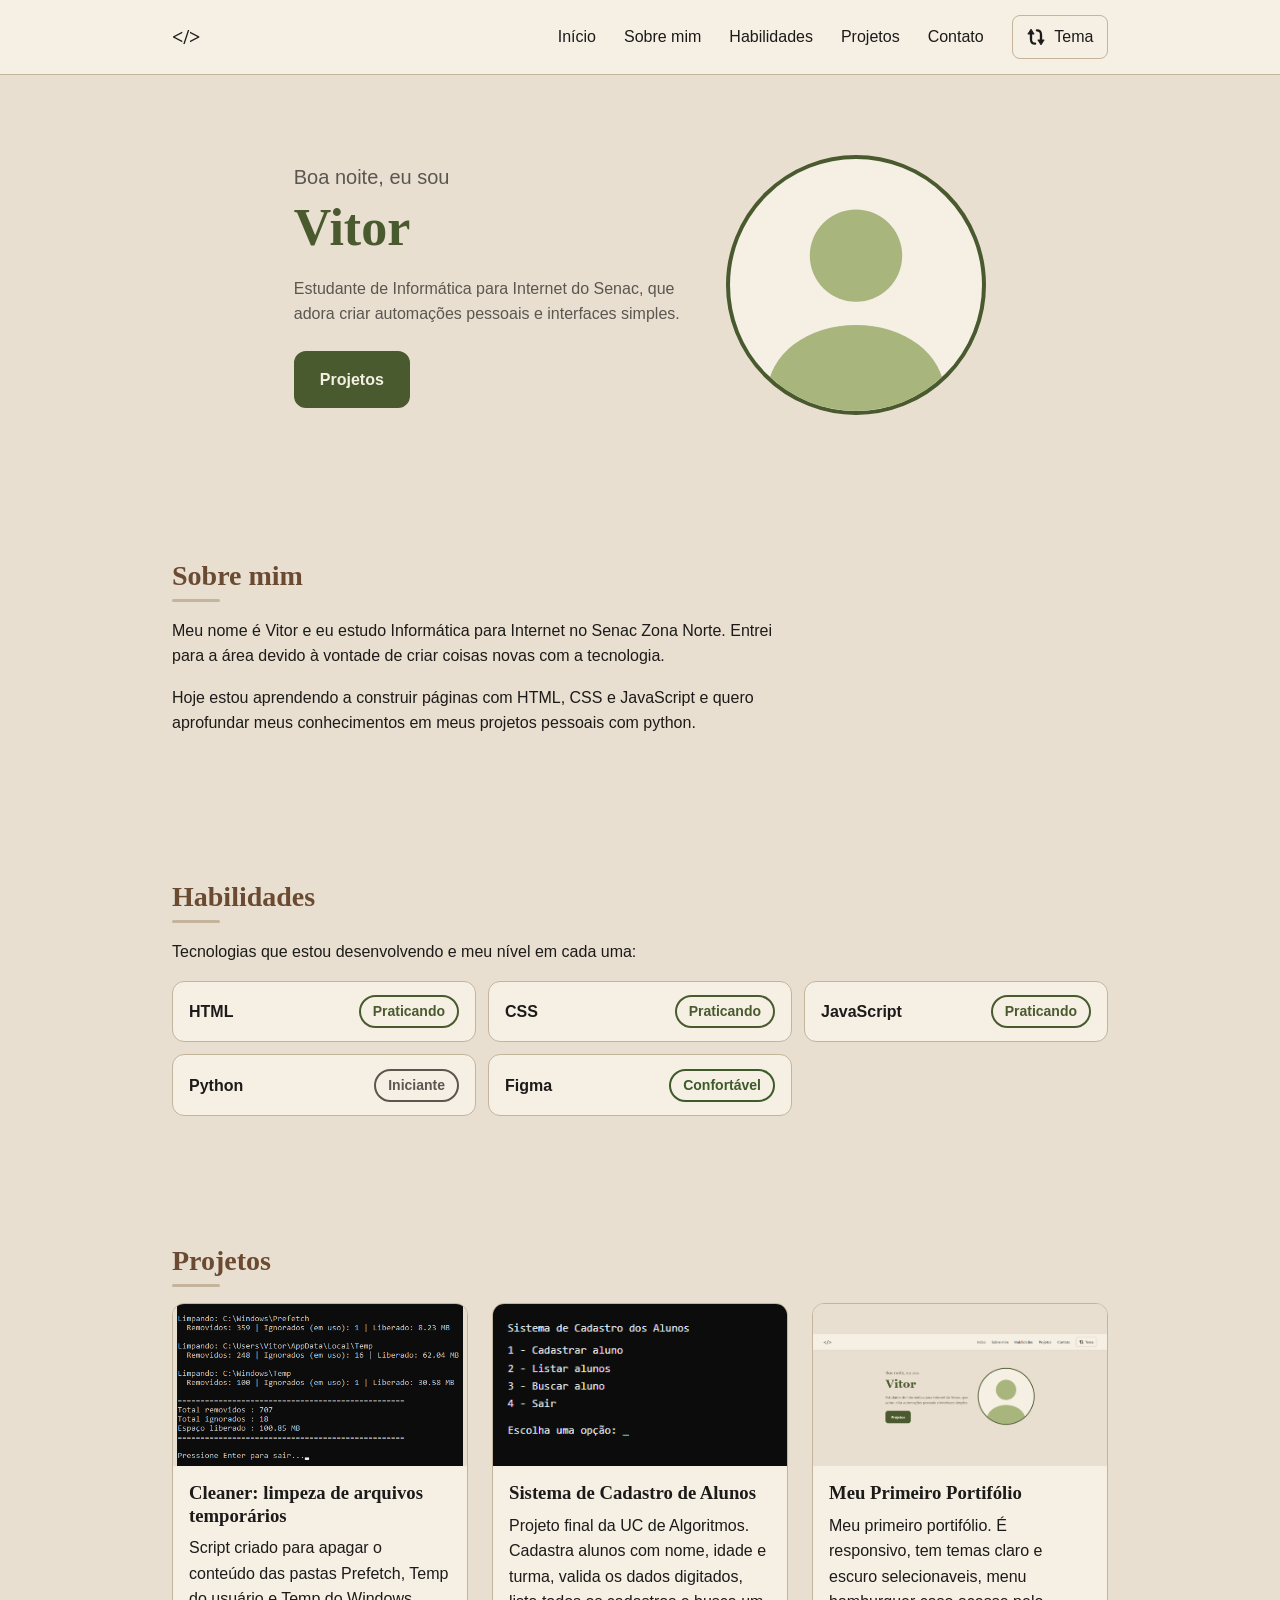
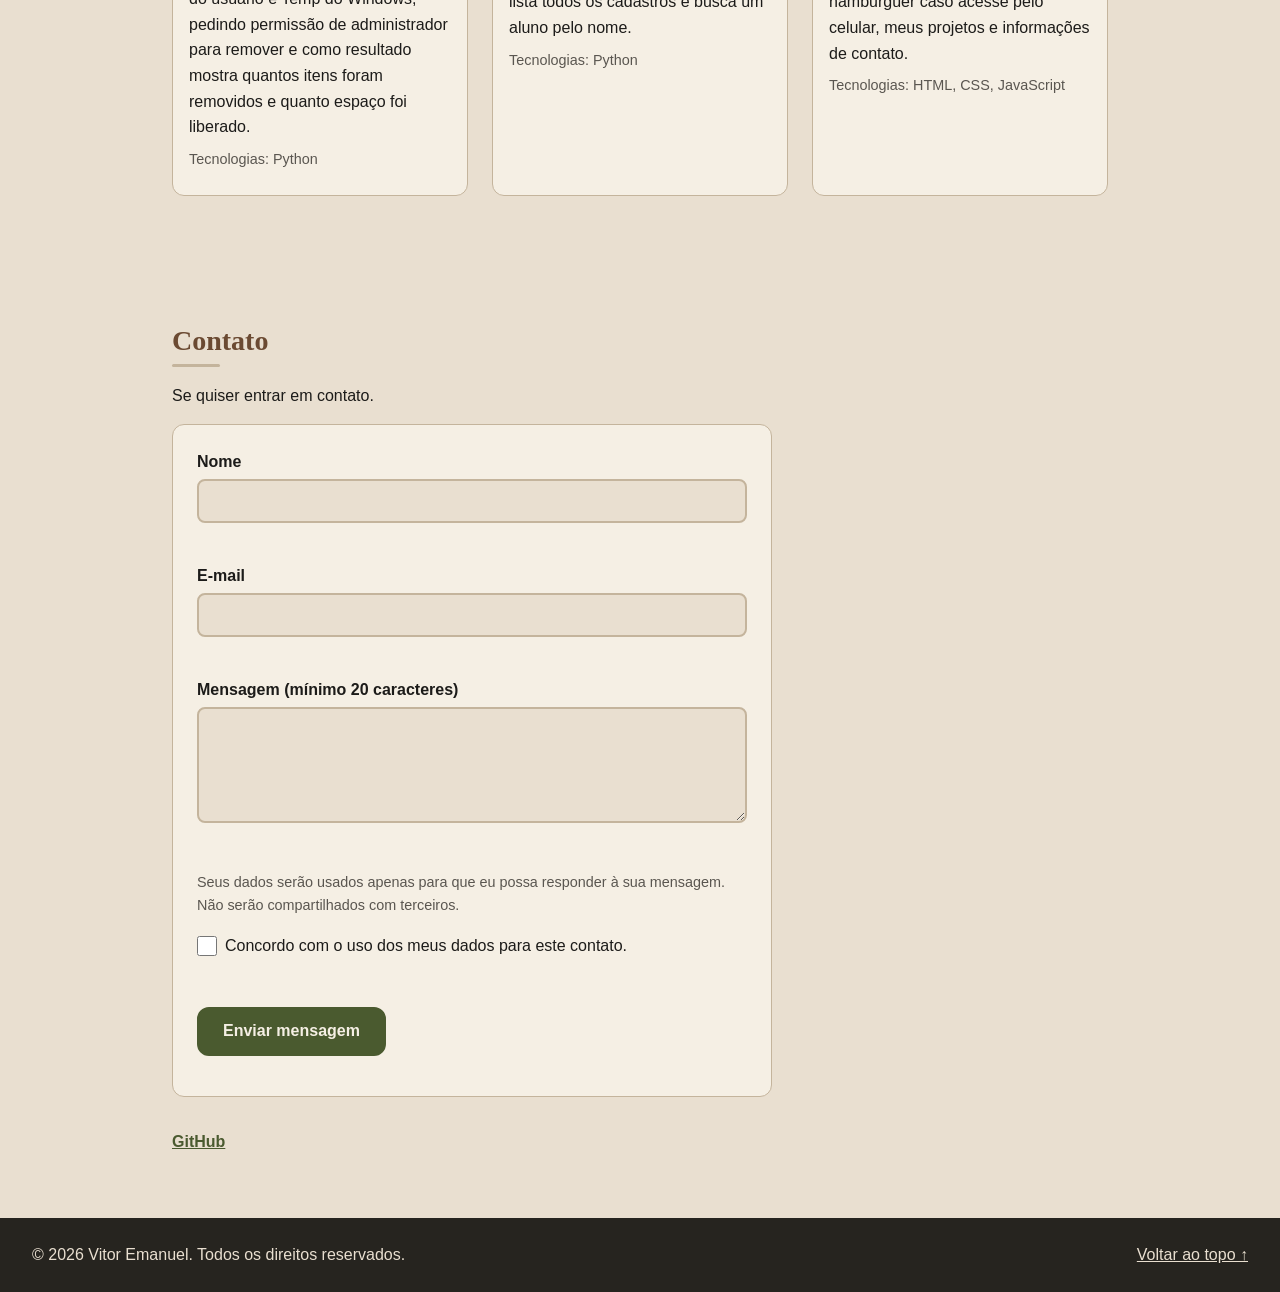
<file: index.html>
<!DOCTYPE html>
<html lang="pt-BR">
<head>
  <meta charset="UTF-8">
  <meta name="viewport" content="width=device-width, initial-scale=1.0">
  <title>Portifólio de Desenvolvedor</title>
  <meta name="description" content="Portfólio de estudante de Desenvolvimento de Sistemas em busca de estágio em front-end.">
  <link rel="stylesheet" href="css/style.css">
  <link rel="icon" type="image/svg+xml" href="img/favicon.svg">
  <script src="js/script.js" defer></script>
</head>
<body>

  <header class="cabecalho" id="topo">
    <a href="#inicio" class="logo">&lt;/&gt;</a>

    <div class="cabecalho__acoes">
      <button type="button" class="botao-icone botao-tema" id="botaoTema" aria-label="Tema: alternar entre modo claro e escuro">
        <svg class="icone-tema" viewBox="0 0 24 24" aria-hidden="true" focusable="false">
          <path d="M6 15V8M18 16V9" fill="none" stroke="currentColor" stroke-width="2.6" stroke-linecap="round"/>
          <path d="M6 8V15Q6 20 11 20M18 16V9Q18 4 13 4" fill="none" stroke="currentColor" stroke-width="2.6" stroke-linecap="round"/>
          <polygon points="6,2.5 2.2,8.5 9.8,8.5" fill="currentColor" stroke="currentColor" stroke-width="1" stroke-linejoin="round"/>
          <polygon points="18,21.5 14.2,15.5 21.8,15.5" fill="currentColor" stroke="currentColor" stroke-width="1" stroke-linejoin="round"/>
        </svg>
        Tema
      </button>


      <button type="button" class="botao-icone botao-menu" id="botaoMenu"
              aria-label="Abrir menu de navegação" aria-expanded="false" aria-controls="menuPrincipal">
        <span aria-hidden="true">☰</span>
      </button>
    </div>

    <nav class="menu" id="menuPrincipal" aria-label="Menu principal">
      <ul class="menu__lista">
        <li><a href="#inicio">Início</a></li>
        <li><a href="#sobre">Sobre mim</a></li>
        <li><a href="#habilidades">Habilidades</a></li>
        <li><a href="#projetos">Projetos</a></li>
        <li><a href="#contato">Contato</a></li>
      </ul>
    </nav>
  </header>

  <main>
    <section class="hero" id="inicio" aria-labelledby="tituloHero">
      <div class="hero__texto">
        <p class="hero__saudacao"><span id="saudacao">Olá</span>, eu sou</p>
        <h1 id="tituloHero">Vitor</h1>
        <p class="hero__descricao">Estudante de Informática para Internet do Senac, que adora criar automações pessoais e interfaces simples.</p>
        <a href="#projetos" class="botao">Projetos</a>
      </div>
      <img class="hero__imagem" src="img/foto.svg" alt="Avatar genérico de perfil, uma silhueta em verde" width="240" height="240">
    </section>


    <section class="secao" id="sobre" aria-labelledby="tituloSobre">
      <h2 id="tituloSobre">Sobre mim</h2>
      <p>Meu nome é Vitor e eu estudo Informática para Internet no Senac Zona Norte. Entrei para a área devido à vontade de criar coisas novas com a tecnologia.</p>
      <p>Hoje estou aprendendo a construir páginas com HTML, CSS e JavaScript e quero aprofundar meus conhecimentos em meus projetos pessoais com python.</p>
    </section>


    <section class="secao" id="habilidades" aria-labelledby="tituloHabilidades">
      <h2 id="tituloHabilidades">Habilidades</h2>
      <p>Tecnologias que estou desenvolvendo e meu nível em cada uma:</p>

      <ul class="habilidades">
        <li class="habilidade">
          <span class="habilidade__nome">HTML</span>
          <span class="nivel nivel--praticando">Praticando</span>
        </li>
        <li class="habilidade">
          <span class="habilidade__nome">CSS</span>
          <span class="nivel nivel--praticando">Praticando</span>
        </li>
        <li class="habilidade">
          <span class="habilidade__nome">JavaScript</span>
          <span class="nivel nivel--praticando">Praticando</span>
        </li>
        <li class="habilidade">
          <span class="habilidade__nome">Python</span>
          <span class="nivel nivel--iniciante">Iniciante</span>
        </li>
        <li class="habilidade">
          <span class="habilidade__nome">Figma</span>
          <span class="nivel nivel--confortavel">Confortável</span>
        </li>
      </ul>
    </section>


    <section class="secao" id="projetos" aria-labelledby="tituloProjetos">
      <h2 id="tituloProjetos">Projetos</h2>

      <div class="projetos">
        <article class="card">
          <img src="img/Cleaner.png" alt="Terminal do Windows mostrando o resultado da limpeza: 707 itens removidos e 100,85 MB liberados" width="400" height="220">
          <div class="card__corpo">
            <h3>Cleaner: limpeza de arquivos temporários</h3>
            <p>Script criado para apagar o conteúdo das pastas Prefetch, Temp do usuário e Temp do Windows, pedindo permissão de administrador para remover e como resultado mostra quantos itens foram removidos e quanto espaço foi liberado.</p>
            <p class="card__tecnologias">Tecnologias: Python</p>
          </div>
        </article>


        <article class="card">
          <img src="img/Sistema de Cadastro de Alunos.png" alt="Menu de terminal do sistema de cadastro com as opções cadastrar, listar, buscar e sair" width="400" height="220">
          <div class="card__corpo">
            <h3>Sistema de Cadastro de Alunos</h3>
            <p>Projeto final da UC de Algoritmos. Cadastra alunos com nome, idade e turma, valida os dados digitados, lista todos os cadastros e busca um aluno pelo nome.</p>
            <p class="card__tecnologias">Tecnologias: Python</p>
          </div>
        </article>

        <article class="card">
          <img src="img/myportifolio.png" alt="Ilustração de uma página de portfólio com cabeçalho, avatar e cards de projetos" width="400" height="220">
          <div class="card__corpo">
            <h3>Meu Primeiro Portifólio</h3>
            <p>Meu primeiro portifólio. É responsivo, tem temas claro e escuro selecionaveis, menu hamburguer caso acesse pelo celular, meus projetos e informações de contato.</p>
            <p class="card__tecnologias">Tecnologias: HTML, CSS, JavaScript</p>
          </div>
        </article>

      </div>
    </section>


    <section class="secao" id="contato" aria-labelledby="tituloContato">
      <h2 id="tituloContato">Contato</h2>
      <p>Se quiser entrar em contato.</p>

      <form id="formContato" class="formulario" novalidate>

        <div class="campo">
          <label for="nome">Nome</label>
          <input type="text" id="nome" name="nome" autocomplete="name" aria-describedby="erroNome">
          <span class="erro" id="erroNome" role="alert"></span>
        </div>

        <div class="campo">
          <label for="email">E-mail</label>
          <input type="email" id="email" name="email" autocomplete="email" aria-describedby="erroEmail">
          <span class="erro" id="erroEmail" role="alert"></span>
        </div>

        <div class="campo">
          <label for="mensagem">Mensagem (mínimo 20 caracteres)</label>
          <textarea id="mensagem" name="mensagem" rows="5" aria-describedby="erroMensagem"></textarea>
          <span class="erro" id="erroMensagem" role="alert"></span>
        </div>

        <p class="aviso-lgpd">Seus dados serão usados apenas para que eu possa responder à sua mensagem. Não serão compartilhados com terceiros.</p>

        <div class="campo campo--checkbox">
          <input type="checkbox" id="consentimento" name="consentimento" aria-describedby="erroConsentimento">
          <label for="consentimento">Concordo com o uso dos meus dados para este contato.</label>
          <span class="erro" id="erroConsentimento" role="alert"></span>
        </div>

        <button type="submit" class="botao">Enviar mensagem</button>

        <p class="sucesso" id="mensagemSucesso" role="status"></p>
      </form>

      <ul class="redes">
        <li><a href="https://github.com/FixyPy3r" target="_blank" rel="noopener noreferrer">GitHub</a></li>
      </ul>
    </section>

  </main>


  <footer class="rodape">
    <p>&copy; <span id="ano">2026</span> Vitor Emanuel. Todos os direitos reservados.</p>
    <a href="#inicio">Voltar ao topo ↑</a>
  </footer>

  <a href="#inicio" class="botao-topo" id="botaoTopo" aria-label="Voltar ao topo">↑</a>

</body>
</html>
</file>
<file: css/style.css>
:root {
  --cor-fundo: #e9dfd0;
  --cor-superficie: #f5efe4;
  --cor-texto: #1c1b19;
  --cor-texto-suave: #5a5650;
  --cor-primaria: #4a5a2f;
  --cor-primaria-hover: #323d1f;
  --cor-castanho: #6b4a32;
  --cor-texto-botao: #f5efe4;
  --cor-borda: #c4b49c;
  --cor-rodape-fundo: #26241f;
  --cor-rodape-texto: #e9dfd0;
  --cor-erro: #8c2f26;
  --cor-sucesso: #3d5a2a;

  --fonte-titulo: Georgia, "Times New Roman", serif;
  --fonte-texto: "Segoe UI", Arial, sans-serif;

  --raio: 12px;
  --transicao: 0.25s ease;
}

body.tema-escuro {
  --cor-fundo: #161614;
  --cor-superficie: #23221f;
  --cor-texto: #e6e1d6;
  --cor-texto-suave: #b0aa9d;
  --cor-primaria: #a3b37a;
  --cor-primaria-hover: #c0cf9a;
  --cor-castanho: #c9a27e;
  --cor-texto-botao: #161614;
  --cor-borda: #43413b;
  --cor-rodape-fundo: #0e0e0d;
  --cor-rodape-texto: #e6e1d6;
  --cor-erro: #e8a094;
  --cor-sucesso: #b4cc90;
}

* {
  box-sizing: border-box;
  margin: 0;
  padding: 0;
}

html {
  scroll-behavior: smooth;
  scroll-padding-top: 80px;
}

body {
  font-family: var(--fonte-texto);
  background: var(--cor-fundo);
  color: var(--cor-texto);
  line-height: 1.6;
  transition: background var(--transicao), color var(--transicao);
}

h1, h2, h3 {
  font-family: var(--fonte-titulo);
  line-height: 1.2;
}

img {
  max-width: 100%;
  height: auto;
  display: block;
}

ul {
  list-style: none;
}

a {
  color: var(--cor-primaria);
}

a:focus-visible,
button:focus-visible,
input:focus-visible,
textarea:focus-visible {
  outline: 3px solid var(--cor-primaria);
  outline-offset: 3px;
}

.cabecalho {
  position: sticky;
  top: 0;
  z-index: 10;
  display: flex;
  flex-wrap: wrap;
  align-items: center;
  justify-content: space-between;
  padding: 0.75rem 1rem;
  background: var(--cor-superficie);
  border-bottom: 1px solid var(--cor-borda);
}

.logo {
  font-family: var(--fonte-titulo);
  font-weight: bold;
  font-size: 1.25rem;
  text-decoration: none;
  color: var(--cor-texto);
}

.cabecalho__acoes {
  display: flex;
  gap: 0.5rem;
}

.botao-icone {
  width: 44px;
  height: 44px;
  font-size: 1.25rem;
  background: transparent;
  color: var(--cor-texto);
  border: 1px solid var(--cor-borda);
  border-radius: 8px;
  cursor: pointer;
  transition: background var(--transicao), border-color var(--transicao);
}

.botao-icone:hover {
  background: var(--cor-fundo);
  border-color: var(--cor-primaria);
}

.botao-tema {
  display: inline-flex;
  align-items: center;
  gap: 0.5rem;
  width: auto;
  padding: 0 0.85rem;
  font-family: inherit;
  font-size: 1rem;
}

.icone-tema {
  width: 1.25rem;
  height: 1.25rem;
}

.menu {
  display: none;
  width: 100%;
}

.menu--aberto {
  display: block;
}

.menu__lista {
  display: flex;
  flex-direction: column;
  gap: 0.25rem;
  padding-top: 0.75rem;
}

.menu__lista a {
  display: block;
  padding: 0.75rem;
  border-radius: 8px;
  text-decoration: none;
  color: var(--cor-texto);
  transition: background var(--transicao), color var(--transicao);
}

.menu__lista a:hover,
.menu__lista a:focus-visible {
  background: var(--cor-primaria);
  color: var(--cor-texto-botao);
}

.hero {
  display: flex;
  flex-direction: column-reverse;
  align-items: center;
  gap: 2rem;
  padding: 3rem 1rem;
  text-align: center;
}

.hero__saudacao {
  font-size: 1.25rem;
  color: var(--cor-texto-suave);
}

.hero h1 {
  font-size: 2.5rem;
  color: var(--cor-primaria);
  margin: 0.25rem 0 1rem;
}

.hero__descricao {
  max-width: 45ch;
  margin: 0 auto 1.5rem;
  color: var(--cor-texto-suave);
}

.hero__imagem {
  width: 200px;
  height: 200px;
  object-fit: cover;
  border-radius: 50%;
  border: 4px solid var(--cor-primaria);
  background: var(--cor-superficie);
}

.botao {
  display: inline-block;
  padding: 0.85rem 1.5rem;
  font-size: 1rem;
  font-weight: bold;
  text-decoration: none;
  color: var(--cor-texto-botao);
  background: var(--cor-primaria);
  border: 2px solid var(--cor-primaria);
  border-radius: var(--raio);
  cursor: pointer;
  transition: background var(--transicao), transform var(--transicao);
}

.botao:hover,
.botao:focus-visible {
  background: var(--cor-primaria-hover);
  border-color: var(--cor-primaria-hover);
  transform: translateY(-2px);
}

.secao {
  max-width: 1000px;
  margin: 0 auto;
  padding: 3rem 1rem;
}

.secao h2 {
  font-size: 1.75rem;
  margin-bottom: 1rem;
  color: var(--cor-castanho);
}

.secao h2::after {
  content: "";
  display: block;
  width: 3rem;
  height: 3px;
  margin-top: 0.4rem;
  background: var(--cor-borda);
  border-radius: 2px;
}

.secao p {
  margin-bottom: 1rem;
  max-width: 70ch;
}

.habilidades {
  display: grid;
  grid-template-columns: 1fr;
  gap: 0.75rem;
  margin-top: 1rem;
}

.habilidade {
  display: flex;
  justify-content: space-between;
  align-items: center;
  padding: 0.85rem 1rem;
  background: var(--cor-superficie);
  border: 1px solid var(--cor-borda);
  border-radius: var(--raio);
}

.habilidade__nome {
  font-weight: bold;
}

.nivel {
  padding: 0.2rem 0.75rem;
  font-size: 0.875rem;
  font-weight: bold;
  border-radius: 999px;
  border: 2px solid currentColor;
}

.nivel--iniciante   { color: var(--cor-texto-suave); }
.nivel--praticando  { color: var(--cor-primaria); }
.nivel--confortavel { color: var(--cor-sucesso); }

.projetos {
  display: grid;
  grid-template-columns: 1fr;
  gap: 1.5rem;
}

.card {
  display: flex;
  flex-direction: column;
  overflow: hidden;
  background: var(--cor-superficie);
  border: 1px solid var(--cor-borda);
  border-radius: var(--raio);
  transition: transform var(--transicao), box-shadow var(--transicao);
}

.card:hover {
  transform: translateY(-4px);
  box-shadow: 0 8px 20px rgba(0, 0, 0, 0.15);
}

.card img {
  width: 100%;
  aspect-ratio: 400 / 220;
  object-fit: contain;
  object-position: center;
  background: var(--cor-fundo);
}

.card__corpo {
  padding: 1rem;
}

.card__corpo h3 {
  margin-bottom: 0.5rem;
}

.card__corpo p {
  margin-bottom: 0.5rem;
}

.card__tecnologias {
  font-size: 0.9rem;
  color: var(--cor-texto-suave);
}

.card__link {
  font-weight: bold;
  transition: color var(--transicao);
}

.card__link:hover,
.card__link:focus-visible {
  color: var(--cor-primaria-hover);
}

.card__link--breve {
  color: var(--cor-texto-suave);
  font-style: italic;
}

.formulario {
  max-width: 600px;
  padding: 1.5rem;
  background: var(--cor-superficie);
  border: 1px solid var(--cor-borda);
  border-radius: var(--raio);
}

.campo {
  margin-bottom: 1rem;
}

.campo label {
  display: block;
  margin-bottom: 0.25rem;
  font-weight: bold;
}

.campo input[type="text"],
.campo input[type="email"],
.campo textarea {
  width: 100%;
  padding: 0.7rem;
  font-family: inherit;
  font-size: 1rem;
  color: var(--cor-texto);
  background: var(--cor-fundo);
  border: 2px solid var(--cor-borda);
  border-radius: 8px;
  transition: border-color var(--transicao);
}

.campo input:hover,
.campo textarea:hover {
  border-color: var(--cor-primaria);
}

.campo--invalido input,
.campo--invalido textarea {
  border-color: var(--cor-erro);
}

.campo--checkbox {
  display: flex;
  flex-wrap: wrap;
  align-items: flex-start;
  gap: 0.5rem;
}

.campo--checkbox label {
  flex: 1;
  margin-bottom: 0;
  font-weight: normal;
}

.campo--checkbox input {
  width: 1.25rem;
  height: 1.25rem;
  margin-top: 0.2rem;
}

.campo--checkbox .erro {
  flex-basis: 100%;
}

.erro {
  display: block;
  min-height: 1.25rem;
  margin-top: 0.25rem;
  font-size: 0.9rem;
  color: var(--cor-erro);
}

.aviso-lgpd {
  font-size: 0.9rem;
  color: var(--cor-texto-suave);
}

.sucesso {
  margin-top: 1rem;
  font-weight: bold;
  color: var(--cor-sucesso);
}

.redes {
  display: flex;
  gap: 1.5rem;
  margin-top: 2rem;
}

.redes a {
  font-weight: bold;
  transition: color var(--transicao);
}

.redes a:hover,
.redes a:focus-visible {
  color: var(--cor-primaria-hover);
}

.rodape {
  display: flex;
  flex-direction: column;
  align-items: center;
  gap: 0.5rem;
  padding: 1.5rem 1rem;
  text-align: center;
  color: var(--cor-rodape-texto);
  background: var(--cor-rodape-fundo);
}

.rodape a {
  color: var(--cor-rodape-texto);
  transition: opacity var(--transicao);
}

.rodape a:hover,
.rodape a:focus-visible {
  opacity: 0.75;
  outline-color: var(--cor-rodape-texto);
}

.botao-topo {
  position: fixed;
  right: 1rem;
  bottom: 1rem;
  display: flex;
  align-items: center;
  justify-content: center;
  width: 48px;
  height: 48px;
  font-size: 1.5rem;
  text-decoration: none;
  color: var(--cor-texto-botao);
  background: var(--cor-primaria);
  border-radius: 50%;
  opacity: 0;
  visibility: hidden;
  transition: opacity var(--transicao), visibility var(--transicao), background var(--transicao);
}

.botao-topo--visivel {
  opacity: 1;
  visibility: visible;
}

.botao-topo:hover,
.botao-topo:focus-visible {
  background: var(--cor-primaria-hover);
}

@media (min-width: 768px) {

  .botao-menu {
    display: none;
  }

  .menu {
    display: block;
    width: auto;
  }

  .menu__lista {
    flex-direction: row;
    padding-top: 0;
  }

  .cabecalho {
    flex-wrap: nowrap;
  }

  .cabecalho__acoes {
    order: 3;
  }

  .menu {
    order: 2;
    margin-left: auto;
    margin-right: 1rem;
  }

  .hero {
    flex-direction: row;
    justify-content: center;
    text-align: left;
    padding: 5rem 2rem;
  }

  .hero__descricao {
    margin-left: 0;
  }

  .hero__imagem {
    width: 260px;
    height: 260px;
  }

  .hero h1 {
    font-size: 3.25rem;
  }

  .habilidades,
  .projetos {
    grid-template-columns: repeat(2, 1fr);
  }

  .rodape {
    flex-direction: row;
    justify-content: space-between;
    padding: 1.5rem 2rem;
  }
}

@media (min-width: 1024px) {

  .cabecalho {
    padding-top: 0.75rem;
    padding-bottom: 0.75rem;
    padding-left: max(3rem, calc((100% - 1000px) / 2 + 2rem));
    padding-right: max(3rem, calc((100% - 1000px) / 2 + 2rem));
  }

  .projetos {
    grid-template-columns: repeat(3, 1fr);
  }

  .habilidades {
    grid-template-columns: repeat(3, 1fr);
  }

  .secao {
    padding: 4rem 2rem;
  }
}

@media (prefers-reduced-motion: reduce) {
  * {
    transition: none !important;
  }

  html {
    scroll-behavior: auto;
  }
}
</file>
